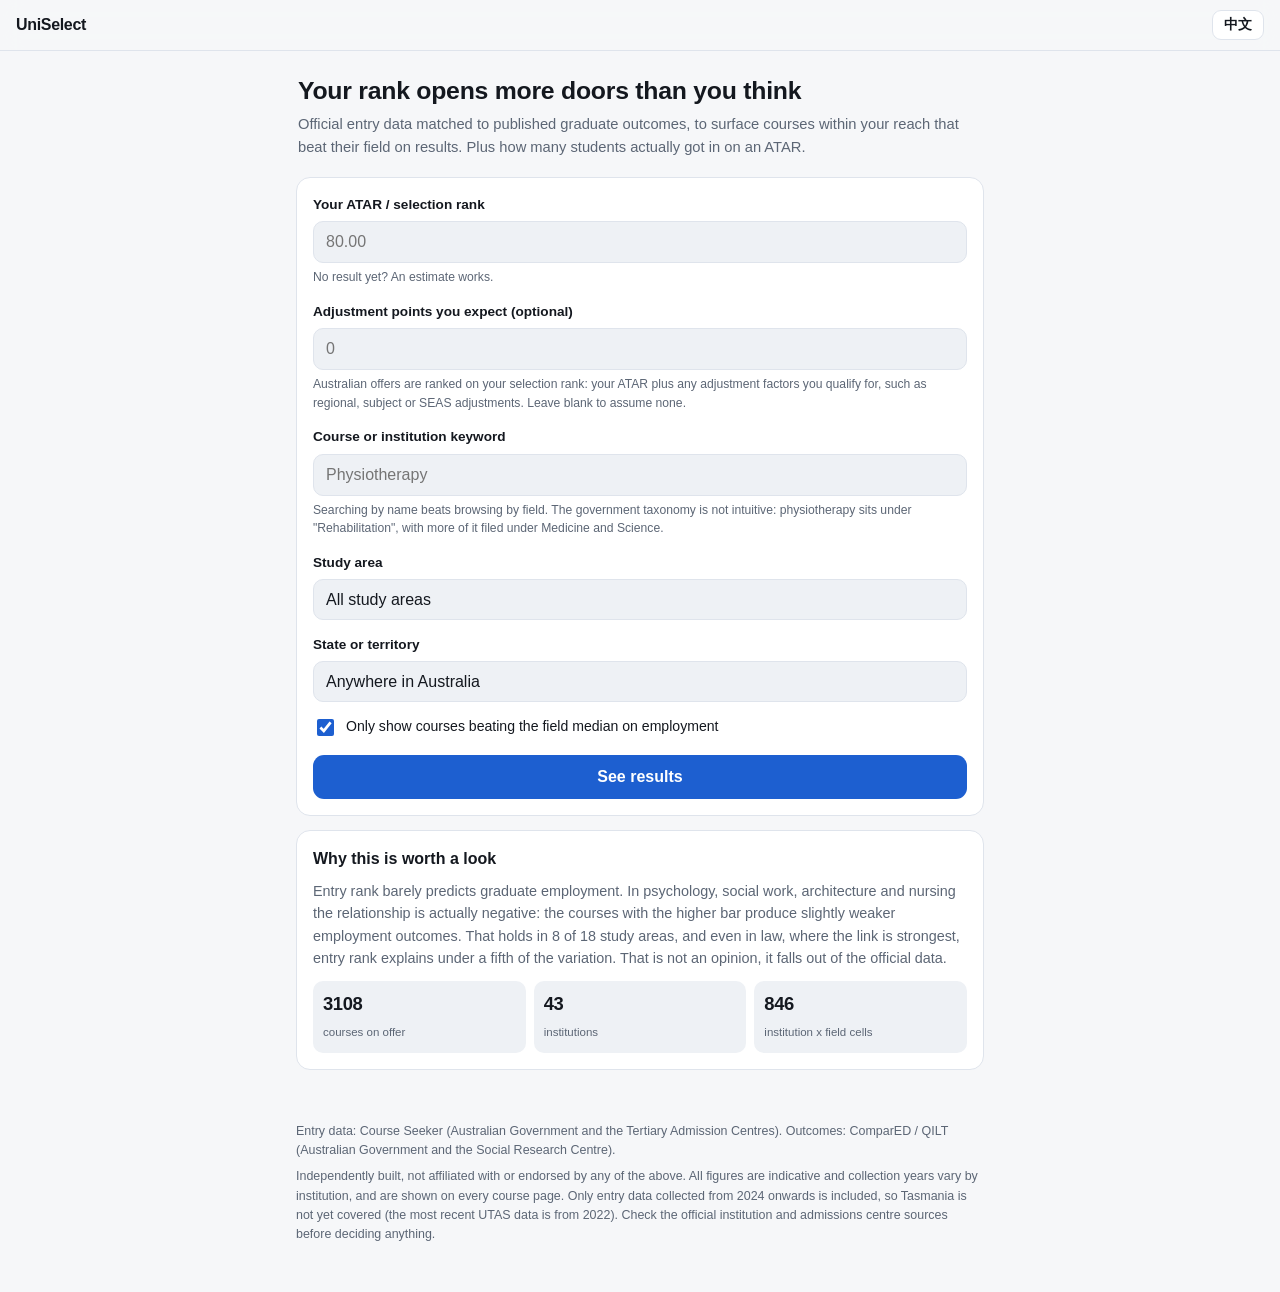
<file: index.html>
<!doctype html>
<html lang="zh">
<head>
<meta charset="utf-8">
<meta name="viewport" content="width=device-width, initial-scale=1, viewport-fit=cover">
<title>UniSelect</title>
<meta name="description" content="Australian university entry ranks matched to published graduate outcomes and real admission pathways.">
<link rel="stylesheet" href="styles.css?v=9">
</head>
<body>

<header class="topbar">
  <button class="back" id="back" hidden aria-label="Back">&#8592;</button>
  <a class="brand" href="#/">UniSelect</a>
  <button class="lang" id="lang" aria-label="Switch language">EN</button>
</header>

<main id="app">

  <!-- ============================================================ HOME -->
  <section class="view" id="view-home">
    <div class="hero">
      <h1 data-i="heroTitle"></h1>
      <p class="sub" data-i="heroSub"></p>
    </div>

    <form class="card form" id="form">
      <label class="field">
        <span data-i="fATAR"></span>
        <input type="number" id="atar" min="30" max="99.95" step="0.05" inputmode="decimal" placeholder="80.00">
        <small data-i="fATARHint"></small>
      </label>

      <label class="field">
        <span data-i="fAdj"></span>
        <input type="number" id="adj" min="0" max="30" step="0.05" inputmode="decimal" placeholder="0">
        <small data-i="fAdjHint"></small>
      </label>

      <label class="field">
        <span data-i="fKeyword"></span>
        <input type="search" id="keyword" autocomplete="off" placeholder="Physiotherapy">
        <small data-i="fKeywordHint"></small>
      </label>

      <label class="field">
        <span data-i="fArea"></span>
        <select id="area"></select>
      </label>

      <label class="field">
        <span data-i="fState"></span>
        <select id="state"></select>
      </label>

      <label class="check">
        <input type="checkbox" id="onlyGood" checked>
        <span data-i="fOnlyGood"></span>
      </label>

      <button type="submit" class="primary" data-i="fSubmit"></button>
    </form>

    <div class="card note">
      <h2 data-i="whyTitle"></h2>
      <p data-i="whyBody"></p>
      <div class="stat-row" id="homeStats"></div>
    </div>
  </section>

  <!-- ========================================================= RESULTS -->
  <section class="view" id="view-results" hidden>
    <div class="results-head">
      <h1 id="resTitle"></h1>
      <p class="sub" id="resSub"></p>
    </div>

    <div class="sortbar" id="sortbar"></div>
    <div id="resList" class="list"></div>
    <p class="empty" id="resEmpty" hidden data-i="noResults"></p>
  </section>

  <!-- ========================================================== DETAIL -->
  <section class="view" id="view-detail" hidden>
    <div id="detail"></div>
  </section>

</main>

<footer class="foot">
  <p data-i="footSources"></p>
  <p class="fine" data-i="footDisclaimer"></p>
</footer>

<script src="app.js?v=9"></script>
</body>
</html>
</file>
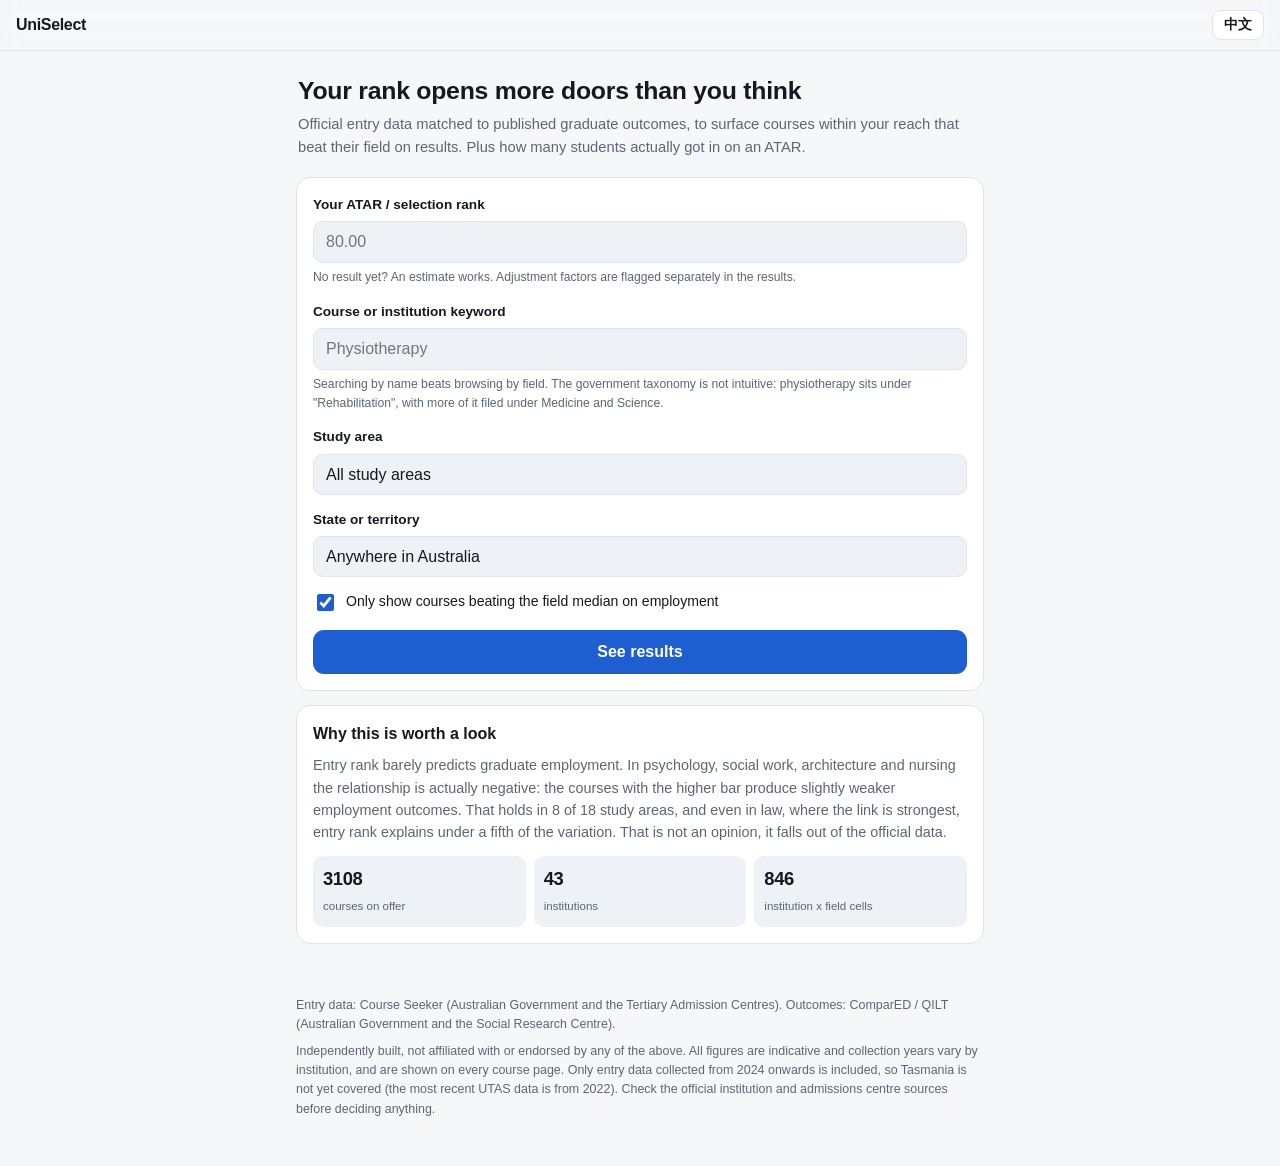
<file: app/index.html>
<!doctype html>
<html lang="zh">
<head>
<meta charset="utf-8">
<meta name="viewport" content="width=device-width, initial-scale=1, viewport-fit=cover">
<title>UniSelect</title>
<meta name="description" content="Australian university entry ranks matched to published graduate outcomes and real admission pathways.">
<link rel="stylesheet" href="styles.css?v=3">
</head>
<body>

<header class="topbar">
  <button class="back" id="back" hidden aria-label="Back">&#8592;</button>
  <a class="brand" href="#/">UniSelect</a>
  <button class="lang" id="lang" aria-label="Switch language">EN</button>
</header>

<main id="app">

  <!-- ============================================================ HOME -->
  <section class="view" id="view-home">
    <div class="hero">
      <h1 data-i="heroTitle"></h1>
      <p class="sub" data-i="heroSub"></p>
    </div>

    <form class="card form" id="form">
      <label class="field">
        <span data-i="fATAR"></span>
        <input type="number" id="atar" min="30" max="99.95" step="0.05" inputmode="decimal" placeholder="80.00">
        <small data-i="fATARHint"></small>
      </label>

      <label class="field">
        <span data-i="fKeyword"></span>
        <input type="search" id="keyword" autocomplete="off" placeholder="Physiotherapy">
        <small data-i="fKeywordHint"></small>
      </label>

      <label class="field">
        <span data-i="fArea"></span>
        <select id="area"></select>
      </label>

      <label class="field">
        <span data-i="fState"></span>
        <select id="state"></select>
      </label>

      <label class="check">
        <input type="checkbox" id="onlyGood" checked>
        <span data-i="fOnlyGood"></span>
      </label>

      <button type="submit" class="primary" data-i="fSubmit"></button>
    </form>

    <div class="card note">
      <h2 data-i="whyTitle"></h2>
      <p data-i="whyBody"></p>
      <div class="stat-row" id="homeStats"></div>
    </div>
  </section>

  <!-- ========================================================= RESULTS -->
  <section class="view" id="view-results" hidden>
    <div class="results-head">
      <h1 id="resTitle"></h1>
      <p class="sub" id="resSub"></p>
    </div>

    <div class="sortbar" id="sortbar"></div>
    <div id="resList" class="list"></div>
    <p class="empty" id="resEmpty" hidden data-i="noResults"></p>
  </section>

  <!-- ========================================================== DETAIL -->
  <section class="view" id="view-detail" hidden>
    <div id="detail"></div>
  </section>

</main>

<footer class="foot">
  <p data-i="footSources"></p>
  <p class="fine" data-i="footDisclaimer"></p>
</footer>

<script src="app.js?v=3"></script>
</body>
</html>
</file>
<file: styles.css>
/* UniSelect - mobile first, theme aware, no external assets */

:root {
  --bg: #f6f7f9;
  --surface: #ffffff;
  --surface-2: #eef1f5;
  --text: #14181f;
  --muted: #5c6675;
  --line: #dfe4ec;
  --accent: #1d5fd0;
  --accent-soft: #e7eeff;
  --good: #0f7a52;
  --good-soft: #e2f4ec;
  --warn: #9a5b00;
  --warn-soft: #fdf0dc;
  --radius: 14px;
  --pad: 16px;
  --maxw: 720px;
}

@media (prefers-color-scheme: dark) {
  :root:not([data-theme="light"]) {
    --bg: #0f1216;
    --surface: #171b21;
    --surface-2: #1f242c;
    --text: #e9edf3;
    --muted: #9aa5b4;
    --line: #2a313a;
    --accent: #7aa5ff;
    --accent-soft: #1b2740;
    --good: #4ecfa0;
    --good-soft: #14302a;
    --warn: #e0a355;
    --warn-soft: #33261440;
  }
}

:root[data-theme="dark"] {
  --bg: #0f1216;
  --surface: #171b21;
  --surface-2: #1f242c;
  --text: #e9edf3;
  --muted: #9aa5b4;
  --line: #2a313a;
  --accent: #7aa5ff;
  --accent-soft: #1b2740;
  --good: #4ecfa0;
  --good-soft: #14302a;
  --warn: #e0a355;
  --warn-soft: #332614;
}

* { box-sizing: border-box; }

body {
  margin: 0;
  background: var(--bg);
  color: var(--text);
  font: 16px/1.55 -apple-system, BlinkMacSystemFont, "Segoe UI", "PingFang SC",
        "Hiragino Sans GB", "Microsoft YaHei", Roboto, sans-serif;
  -webkit-text-size-adjust: 100%;
}

h1 { font-size: 1.4rem; line-height: 1.3; margin: 0 0 6px; letter-spacing: -0.01em; }
h2 { font-size: 1.05rem; margin: 0 0 8px; }
h3 { font-size: .95rem; margin: 0 0 6px; }
p  { margin: 0 0 10px; }
.sub { color: var(--muted); font-size: .92rem; }
.fine { font-size: .78rem; color: var(--muted); }

/* ------------------------------------------------------------- chrome */
.topbar {
  position: sticky; top: 0; z-index: 10;
  display: flex; align-items: center; gap: 10px;
  padding: 10px var(--pad); padding-top: max(10px, env(safe-area-inset-top));
  background: color-mix(in srgb, var(--bg) 88%, transparent);
  backdrop-filter: blur(10px);
  border-bottom: 1px solid var(--line);
}
.brand { font-weight: 700; letter-spacing: -.02em; color: var(--text); text-decoration: none; margin-right: auto; }
.topbar button {
  background: var(--surface); color: var(--text);
  border: 1px solid var(--line); border-radius: 9px;
  padding: 5px 11px; font-size: .85rem; font-weight: 600; cursor: pointer;
}
.topbar .back { font-size: 1rem; padding: 4px 11px; }

main { max-width: var(--maxw); margin: 0 auto; padding: var(--pad); }
.view { animation: in .18s ease; }
@keyframes in { from { opacity: 0; transform: translateY(4px); } }

.hero { margin: 8px 2px 18px; }
.hero h1 { font-size: 1.55rem; }

/* -------------------------------------------------------------- cards */
.card {
  background: var(--surface);
  border: 1px solid var(--line);
  border-radius: var(--radius);
  padding: var(--pad);
  margin-bottom: 14px;
}
.note h2 { font-size: 1rem; }
.note p { font-size: .9rem; color: var(--muted); }

/* -------------------------------------------------------------- forms */
.field { display: block; margin-bottom: 14px; }
.field > span { display: block; font-size: .85rem; font-weight: 600; margin-bottom: 6px; }
.field small { display: block; color: var(--muted); font-size: .76rem; margin-top: 5px; }
input[type=number], input[type=search], select {
  width: 100%; padding: 11px 12px;
  background: var(--surface-2); color: var(--text);
  border: 1px solid var(--line); border-radius: 10px;
  font-size: 1rem; font-family: inherit;
  appearance: none;
}
input[type=number]:focus, input[type=search]:focus, select:focus {
  outline: 2px solid var(--accent); outline-offset: 1px;
}
.check { display: flex; align-items: flex-start; gap: 9px; font-size: .88rem; margin: 4px 0 16px; }
.check input { margin-top: 3px; flex: none; width: 17px; height: 17px; accent-color: var(--accent); }
button.primary {
  width: 100%; padding: 13px; border: 0; border-radius: 11px;
  background: var(--accent); color: #fff; font-size: 1rem; font-weight: 700;
  font-family: inherit; cursor: pointer;
}
button.primary:active { transform: scale(.995); }

/* -------------------------------------------------------------- stats */
.stat-row { display: flex; flex-wrap: wrap; gap: 8px; margin-top: 12px; }
.stat {
  flex: 1 1 90px; background: var(--surface-2);
  border-radius: 10px; padding: 9px 10px;
}
.stat b { display: block; font-size: 1.15rem; letter-spacing: -.02em; }
.stat span { font-size: .72rem; color: var(--muted); }

/* ------------------------------------------------------------ results */
.results-head { margin: 4px 2px 12px; }
.sortbar { display: flex; gap: 7px; overflow-x: auto; padding: 2px 2px 12px; scrollbar-width: none; }
.sortbar::-webkit-scrollbar { display: none; }
.sortbar button {
  flex: none; padding: 6px 12px; border-radius: 999px;
  border: 1px solid var(--line); background: var(--surface);
  color: var(--muted); font-size: .82rem; font-family: inherit; cursor: pointer; white-space: nowrap;
}
.sortbar button[aria-pressed=true] {
  background: var(--accent-soft); color: var(--accent);
  border-color: color-mix(in srgb, var(--accent) 40%, transparent); font-weight: 600;
}

.list { display: flex; flex-direction: column; gap: 10px; }
.item {
  display: block; width: 100%; text-align: left;
  background: var(--surface); border: 1px solid var(--line);
  border-radius: var(--radius); padding: 13px 14px;
  font-family: inherit; color: inherit; cursor: pointer;
}
.item:active { background: var(--surface-2); }
.item .inst { font-size: .78rem; color: var(--muted); }
.item .name { font-weight: 650; margin: 2px 0 3px; line-height: 1.35; }
.item .code { font-size: .68rem; color: var(--muted); font-variant-numeric: tabular-nums; }

/* Three sections, one per level the data exists at: course, study area,
   institution. The dividers carry the meaning, so they stay in both layouts. */
.secs { display: flex; gap: 13px; align-items: stretch; }
.sec { min-width: 0; display: flex; flex-direction: column; gap: 5px; }
.sec-course { flex: 1 1 auto; }
.sec-area { flex: 0 0 118px; }
.sec-inst { flex: 0 0 86px; }
.sec-area, .sec-inst { padding-left: 13px; border-left: 1px solid var(--line); }

.cap {
  font-size: .6rem; font-weight: 700; letter-spacing: .09em;
  text-transform: uppercase; color: var(--muted); opacity: .75;
  margin-bottom: 1px;
}
.sec-course .metrics { margin-top: 2px; }

/* The study area and institution columns present the same shape of thing (a
   figure, its label, and the taxonomy it was computed under), so they share one
   set of rules rather than two that drift apart. */
.sec-area .metric,
.sec-inst .rk { margin-bottom: 7px; }
.sec-area .metric b,
.sec-inst .rk b {
  display: block; font-size: 1.02rem; font-weight: 700;
  letter-spacing: -.02em; line-height: 1.2;
}
.sec-area .metric span,
.sec-inst .rk span {
  display: block; font-size: .66rem; color: var(--muted); line-height: 1.3;
}
.sec .rkf {
  font-size: .62rem; color: var(--muted); line-height: 1.25;
  margin-top: auto; padding-top: 4px; border-top: 1px dashed var(--line);
}

/* Narrow screens: the course block takes the full width and the other two sit
   side by side beneath it, separated by a rule instead of a column border. */
@media (max-width: 560px) {
  /* grid rather than wrapping flex: a flex item with basis 0 does not force a
     line break, which collapsed the middle section to zero width */
  .secs { display: grid; grid-template-columns: 1fr 1fr; gap: 0; }
  .sec-course { grid-column: 1 / -1; padding-bottom: 11px; }
  .sec-area, .sec-inst {
    padding-left: 0; padding-top: 11px;
    border-left: 0; border-top: 1px solid var(--line);
  }
  .sec-inst { padding-left: 13px; border-left: 1px solid var(--line); }
}
.metrics { display: flex; gap: 14px; flex-wrap: wrap; }
.metric b { display: block; font-size: 1.02rem; letter-spacing: -.01em; }
.metric span { font-size: .7rem; color: var(--muted); }

.tags { display: flex; gap: 6px; flex-wrap: wrap; margin-top: 10px; }
.tag {
  font-size: .71rem; padding: 3px 8px; border-radius: 999px;
  background: var(--surface-2); color: var(--muted);
}
.tag.good { background: var(--good-soft); color: var(--good); font-weight: 600; }
.tag.warn { background: var(--warn-soft); color: var(--warn); }
.tag.info { background: var(--accent-soft); color: var(--accent); }

.empty { text-align: center; color: var(--muted); padding: 32px 12px; }

/* ------------------------------------------------------------- detail */
.dh { margin: 4px 2px 14px; }
.dh .inst { font-size: .85rem; color: var(--muted); }
.dh h1 { margin-top: 3px; }

.bar { display: flex; height: 30px; border-radius: 8px; overflow: hidden; margin: 10px 0 12px; }
.bar div { min-width: 2px; }
.legend { display: flex; flex-direction: column; gap: 7px; }
.legend .row { display: flex; align-items: center; gap: 9px; font-size: .85rem; }
.legend .sw { width: 11px; height: 11px; border-radius: 3px; flex: none; }
.legend .lbl { flex: 1; }
.legend .pct { font-variant-numeric: tabular-nums; font-weight: 650; }

table.kv { width: 100%; border-collapse: collapse; font-size: .88rem; }
table.kv th, table.kv td { text-align: left; padding: 8px 0; border-bottom: 1px solid var(--line); }
table.kv th { font-weight: 500; color: var(--muted); }
table.kv td { text-align: right; font-variant-numeric: tabular-nums; font-weight: 650; }
table.kv tr:last-child th, table.kv tr:last-child td { border-bottom: 0; }
td .vs { display: block; font-size: .72rem; font-weight: 400; color: var(--muted); }
td.above { color: var(--good); }

.callout {
  background: var(--accent-soft); border: 1px solid color-mix(in srgb, var(--accent) 25%, transparent);
  border-radius: var(--radius); padding: 13px 14px; margin-bottom: 14px; font-size: .9rem;
}
.callout b { color: var(--accent); }
.caution { background: var(--warn-soft); border-color: color-mix(in srgb, var(--warn) 30%, transparent); }
.caution b { color: var(--warn); }

a.ext { color: var(--accent); font-size: .85rem; }

.foot { max-width: var(--maxw); margin: 0 auto; padding: 22px var(--pad) 40px; color: var(--muted); font-size: .78rem; }
.foot p { margin-bottom: 7px; }
</file>
<file: app/styles.css>
/* UniSelect - mobile first, theme aware, no external assets */

:root {
  --bg: #f6f7f9;
  --surface: #ffffff;
  --surface-2: #eef1f5;
  --text: #14181f;
  --muted: #5c6675;
  --line: #dfe4ec;
  --accent: #1d5fd0;
  --accent-soft: #e7eeff;
  --good: #0f7a52;
  --good-soft: #e2f4ec;
  --warn: #9a5b00;
  --warn-soft: #fdf0dc;
  --radius: 14px;
  --pad: 16px;
  --maxw: 720px;
}

@media (prefers-color-scheme: dark) {
  :root:not([data-theme="light"]) {
    --bg: #0f1216;
    --surface: #171b21;
    --surface-2: #1f242c;
    --text: #e9edf3;
    --muted: #9aa5b4;
    --line: #2a313a;
    --accent: #7aa5ff;
    --accent-soft: #1b2740;
    --good: #4ecfa0;
    --good-soft: #14302a;
    --warn: #e0a355;
    --warn-soft: #33261440;
  }
}

:root[data-theme="dark"] {
  --bg: #0f1216;
  --surface: #171b21;
  --surface-2: #1f242c;
  --text: #e9edf3;
  --muted: #9aa5b4;
  --line: #2a313a;
  --accent: #7aa5ff;
  --accent-soft: #1b2740;
  --good: #4ecfa0;
  --good-soft: #14302a;
  --warn: #e0a355;
  --warn-soft: #332614;
}

* { box-sizing: border-box; }

body {
  margin: 0;
  background: var(--bg);
  color: var(--text);
  font: 16px/1.55 -apple-system, BlinkMacSystemFont, "Segoe UI", "PingFang SC",
        "Hiragino Sans GB", "Microsoft YaHei", Roboto, sans-serif;
  -webkit-text-size-adjust: 100%;
}

h1 { font-size: 1.4rem; line-height: 1.3; margin: 0 0 6px; letter-spacing: -0.01em; }
h2 { font-size: 1.05rem; margin: 0 0 8px; }
h3 { font-size: .95rem; margin: 0 0 6px; }
p  { margin: 0 0 10px; }
.sub { color: var(--muted); font-size: .92rem; }
.fine { font-size: .78rem; color: var(--muted); }

/* ------------------------------------------------------------- chrome */
.topbar {
  position: sticky; top: 0; z-index: 10;
  display: flex; align-items: center; gap: 10px;
  padding: 10px var(--pad); padding-top: max(10px, env(safe-area-inset-top));
  background: color-mix(in srgb, var(--bg) 88%, transparent);
  backdrop-filter: blur(10px);
  border-bottom: 1px solid var(--line);
}
.brand { font-weight: 700; letter-spacing: -.02em; color: var(--text); text-decoration: none; margin-right: auto; }
.topbar button {
  background: var(--surface); color: var(--text);
  border: 1px solid var(--line); border-radius: 9px;
  padding: 5px 11px; font-size: .85rem; font-weight: 600; cursor: pointer;
}
.topbar .back { font-size: 1rem; padding: 4px 11px; }

main { max-width: var(--maxw); margin: 0 auto; padding: var(--pad); }
.view { animation: in .18s ease; }
@keyframes in { from { opacity: 0; transform: translateY(4px); } }

.hero { margin: 8px 2px 18px; }
.hero h1 { font-size: 1.55rem; }

/* -------------------------------------------------------------- cards */
.card {
  background: var(--surface);
  border: 1px solid var(--line);
  border-radius: var(--radius);
  padding: var(--pad);
  margin-bottom: 14px;
}
.note h2 { font-size: 1rem; }
.note p { font-size: .9rem; color: var(--muted); }

/* -------------------------------------------------------------- forms */
.field { display: block; margin-bottom: 14px; }
.field > span { display: block; font-size: .85rem; font-weight: 600; margin-bottom: 6px; }
.field small { display: block; color: var(--muted); font-size: .76rem; margin-top: 5px; }
input[type=number], input[type=search], select {
  width: 100%; padding: 11px 12px;
  background: var(--surface-2); color: var(--text);
  border: 1px solid var(--line); border-radius: 10px;
  font-size: 1rem; font-family: inherit;
  appearance: none;
}
input[type=number]:focus, input[type=search]:focus, select:focus {
  outline: 2px solid var(--accent); outline-offset: 1px;
}
.check { display: flex; align-items: flex-start; gap: 9px; font-size: .88rem; margin: 4px 0 16px; }
.check input { margin-top: 3px; flex: none; width: 17px; height: 17px; accent-color: var(--accent); }
button.primary {
  width: 100%; padding: 13px; border: 0; border-radius: 11px;
  background: var(--accent); color: #fff; font-size: 1rem; font-weight: 700;
  font-family: inherit; cursor: pointer;
}
button.primary:active { transform: scale(.995); }

/* -------------------------------------------------------------- stats */
.stat-row { display: flex; flex-wrap: wrap; gap: 8px; margin-top: 12px; }
.stat {
  flex: 1 1 90px; background: var(--surface-2);
  border-radius: 10px; padding: 9px 10px;
}
.stat b { display: block; font-size: 1.15rem; letter-spacing: -.02em; }
.stat span { font-size: .72rem; color: var(--muted); }

/* ------------------------------------------------------------ results */
.results-head { margin: 4px 2px 12px; }
.sortbar { display: flex; gap: 7px; overflow-x: auto; padding: 2px 2px 12px; scrollbar-width: none; }
.sortbar::-webkit-scrollbar { display: none; }
.sortbar button {
  flex: none; padding: 6px 12px; border-radius: 999px;
  border: 1px solid var(--line); background: var(--surface);
  color: var(--muted); font-size: .82rem; font-family: inherit; cursor: pointer; white-space: nowrap;
}
.sortbar button[aria-pressed=true] {
  background: var(--accent-soft); color: var(--accent);
  border-color: color-mix(in srgb, var(--accent) 40%, transparent); font-weight: 600;
}

.list { display: flex; flex-direction: column; gap: 10px; }
.item {
  display: block; width: 100%; text-align: left;
  background: var(--surface); border: 1px solid var(--line);
  border-radius: var(--radius); padding: 13px 14px;
  font-family: inherit; color: inherit; cursor: pointer;
}
.item:active { background: var(--surface-2); }
.item .inst { font-size: .78rem; color: var(--muted); }
.item .name { font-weight: 650; margin: 2px 0 4px; line-height: 1.35; }
.item .area {
  display: inline-block; font-size: .72rem; color: var(--accent);
  background: var(--accent-soft); border-radius: 5px;
  padding: 1px 7px; margin-bottom: 9px;
}

/* entry and outcome figures on the left, rankings walled off on the right */
.item-row { display: flex; gap: 12px; align-items: stretch; }
.item-main { flex: 1; min-width: 0; }
.rankbox {
  flex: none; width: 84px; padding-left: 12px;
  border-left: 1px solid var(--line);
  display: flex; flex-direction: column; justify-content: center; gap: 7px;
}
.rankbox .rk b {
  display: block; font-size: .98rem; font-weight: 700;
  letter-spacing: -.02em; line-height: 1.15;
}
.rankbox .rk span { font-size: .66rem; color: var(--muted); }
.rankbox .rkf {
  font-size: .62rem; color: var(--muted);
  line-height: 1.25; padding-top: 3px; border-top: 1px dashed var(--line);
}
.metrics { display: flex; gap: 14px; flex-wrap: wrap; }
.metric b { display: block; font-size: 1.02rem; letter-spacing: -.01em; }
.metric span { font-size: .7rem; color: var(--muted); }
.metric.good b { color: var(--good); }

.tags { display: flex; gap: 6px; flex-wrap: wrap; margin-top: 10px; }
.tag {
  font-size: .71rem; padding: 3px 8px; border-radius: 999px;
  background: var(--surface-2); color: var(--muted);
}
.tag.good { background: var(--good-soft); color: var(--good); font-weight: 600; }
.tag.warn { background: var(--warn-soft); color: var(--warn); }

.empty { text-align: center; color: var(--muted); padding: 32px 12px; }

/* ------------------------------------------------------------- detail */
.dh { margin: 4px 2px 14px; }
.dh .inst { font-size: .85rem; color: var(--muted); }
.dh h1 { margin-top: 3px; }

.bar { display: flex; height: 30px; border-radius: 8px; overflow: hidden; margin: 10px 0 12px; }
.bar div { min-width: 2px; }
.legend { display: flex; flex-direction: column; gap: 7px; }
.legend .row { display: flex; align-items: center; gap: 9px; font-size: .85rem; }
.legend .sw { width: 11px; height: 11px; border-radius: 3px; flex: none; }
.legend .lbl { flex: 1; }
.legend .pct { font-variant-numeric: tabular-nums; font-weight: 650; }

table.kv { width: 100%; border-collapse: collapse; font-size: .88rem; }
table.kv th, table.kv td { text-align: left; padding: 8px 0; border-bottom: 1px solid var(--line); }
table.kv th { font-weight: 500; color: var(--muted); }
table.kv td { text-align: right; font-variant-numeric: tabular-nums; font-weight: 650; }
table.kv tr:last-child th, table.kv tr:last-child td { border-bottom: 0; }
td .vs { display: block; font-size: .72rem; font-weight: 400; color: var(--muted); }
td.above { color: var(--good); }

.callout {
  background: var(--accent-soft); border: 1px solid color-mix(in srgb, var(--accent) 25%, transparent);
  border-radius: var(--radius); padding: 13px 14px; margin-bottom: 14px; font-size: .9rem;
}
.callout b { color: var(--accent); }
.caution { background: var(--warn-soft); border-color: color-mix(in srgb, var(--warn) 30%, transparent); }
.caution b { color: var(--warn); }

a.ext { color: var(--accent); font-size: .85rem; }

.foot { max-width: var(--maxw); margin: 0 auto; padding: 22px var(--pad) 40px; color: var(--muted); font-size: .78rem; }
.foot p { margin-bottom: 7px; }
</file>
